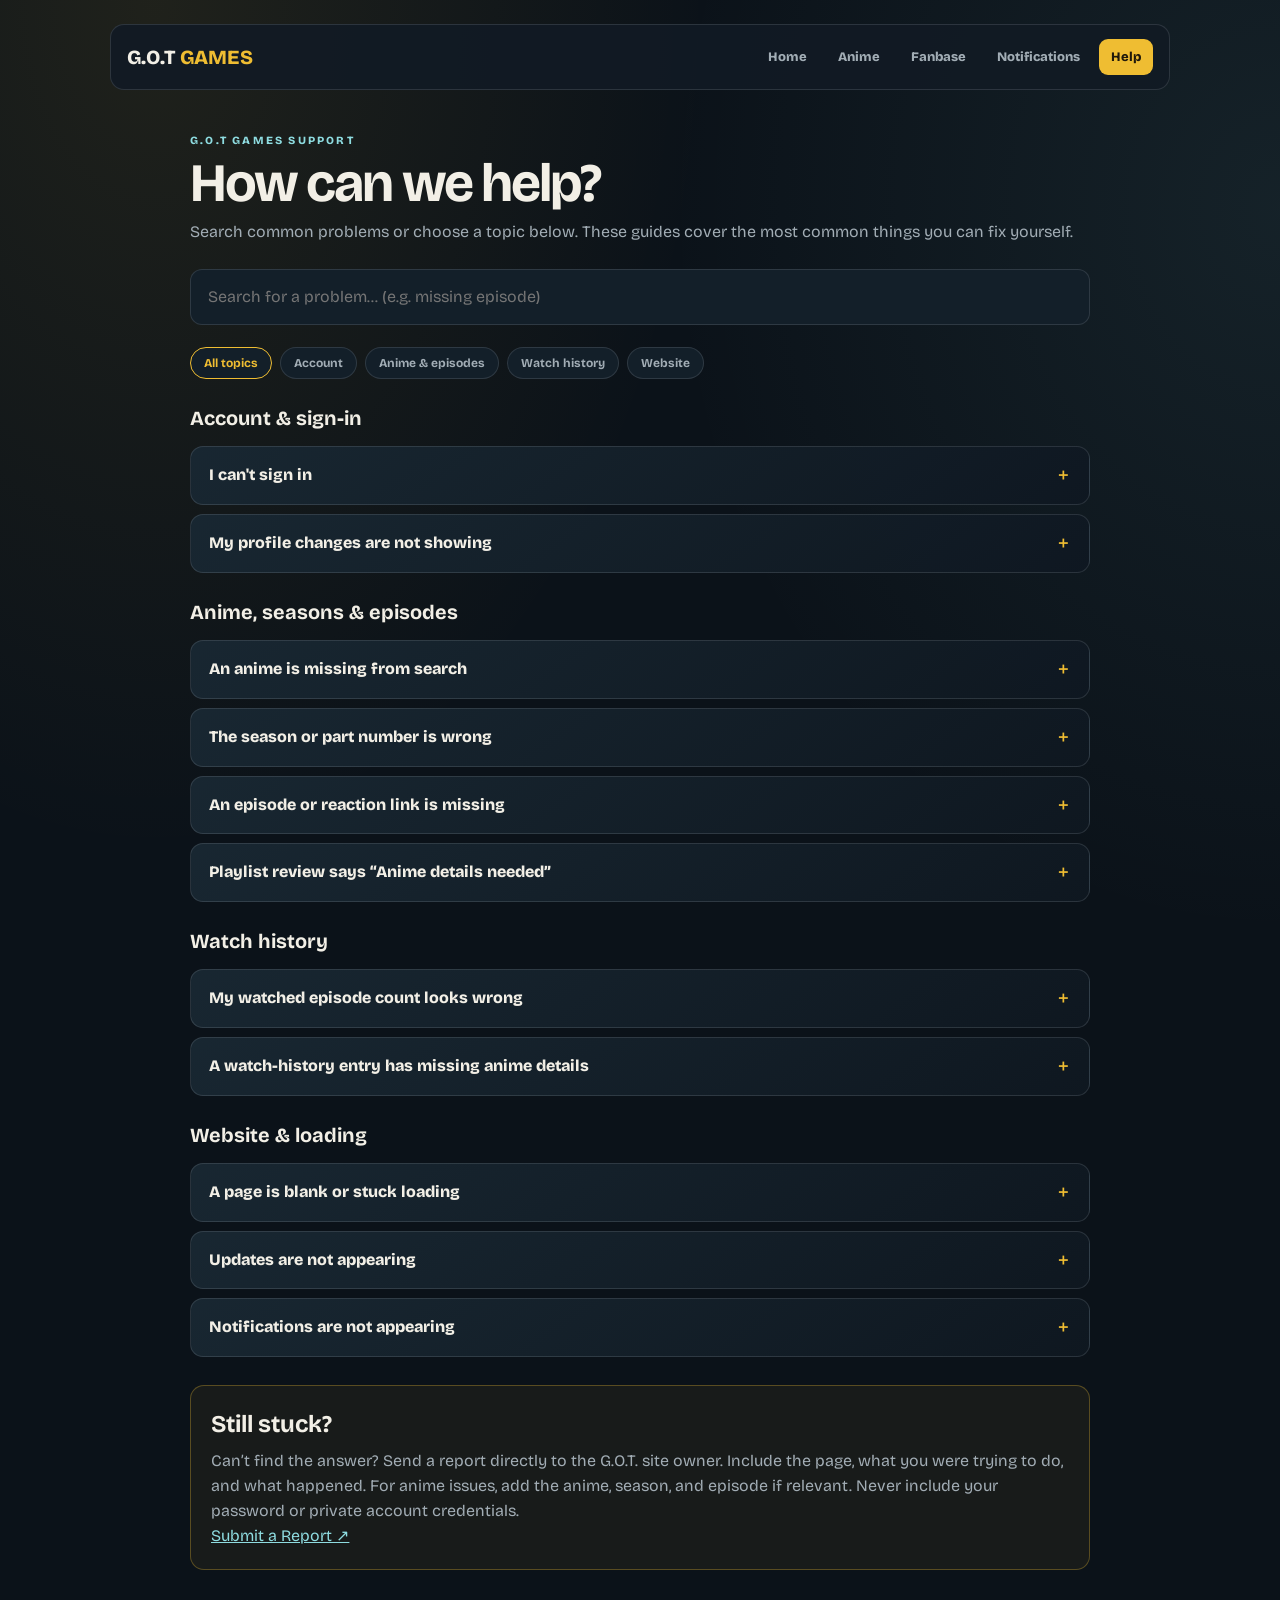
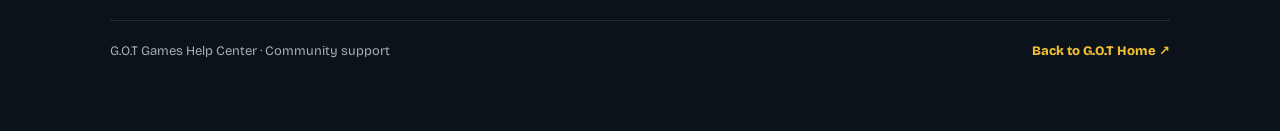
<file: help.html>
<!DOCTYPE html>
<html lang="en">
<head>
<meta charset="utf-8">
<meta name="viewport" content="width=device-width, initial-scale=1">
<meta name="theme-color" content="#111923">
<meta name="description" content="G.O.T Games Help Center: fixes for account, anime, watch history, schedule and website problems.">
<title>Help Center | G.O.T Games</title>
<link rel="icon" type="image/png" href="favicon.png">
<link rel="preconnect" href="https://fonts.googleapis.com">
<link rel="preconnect" href="https://fonts.gstatic.com" crossorigin>
<link href="https://fonts.googleapis.com/css2?family=Bricolage+Grotesque:opsz,wght@12..96,400;12..96,600;12..96,800&display=swap" rel="stylesheet">
<style>
:root{color-scheme:dark;--bg:#0b1219;--panel:#131f29;--panel2:#192833;--ink:#f2efe6;--muted:#a2adb5;--line:rgba(220,232,236,.13);--gold:#efbd32;--cyan:#8edce0;--font:"Bricolage Grotesque",system-ui,sans-serif}
*{box-sizing:border-box}body{margin:0;min-height:100vh;background:radial-gradient(ellipse at 12% 0%,rgba(239,189,50,.09),transparent 35%),radial-gradient(ellipse at 100% 12%,rgba(142,220,224,.08),transparent 34%),var(--bg);color:var(--ink);font-family:var(--font);line-height:1.55}
a{color:var(--cyan)}.wrap{width:min(1060px,calc(100% - 32px));margin:auto;padding:24px 0 50px}
.topbar{display:flex;align-items:center;justify-content:space-between;gap:18px;flex-wrap:wrap;padding:14px 16px;border:1px solid var(--line);border-radius:14px;background:rgba(18,27,36,.92)}
.logo{color:var(--ink);font-weight:900;font-size:20px;text-decoration:none}.logo span{color:var(--gold)}nav{display:flex;gap:7px;flex-wrap:wrap}nav a{padding:8px 12px;border-radius:9px;color:var(--muted);text-decoration:none;font-size:13px;font-weight:800}nav a:hover,nav a.active{background:var(--gold);color:#211a0b}
main{max-width:900px;margin:42px auto 0}.eyebrow{color:var(--cyan);font-size:11px;font-weight:900;letter-spacing:.2em;text-transform:uppercase}
h1{font-size:clamp(34px,6vw,54px);line-height:1.05;letter-spacing:-.04em;margin:7px 0}.lead{color:var(--muted);margin:0 0 24px}
.search{display:flex;gap:10px;margin:22px 0}.search input{flex:1;min-width:0;padding:15px 17px;border:1px solid var(--line);border-radius:12px;background:var(--panel);color:var(--ink);font:inherit}.search input:focus{outline:2px solid var(--cyan);outline-offset:2px}
.quick{display:flex;gap:8px;flex-wrap:wrap;margin:0 0 24px}.quick button{border:1px solid var(--line);border-radius:99px;padding:8px 13px;background:var(--panel);color:var(--muted);font:700 12px var(--font);cursor:pointer}.quick button:hover,.quick button.active{border-color:var(--gold);color:var(--gold)}
.section{margin:24px 0}.section h2{font-size:20px;margin:0 0 12px}.item{border:1px solid var(--line);border-radius:13px;background:linear-gradient(145deg,rgba(25,40,51,.97),rgba(15,24,33,.97));margin:9px 0;overflow:hidden}.item summary{cursor:pointer;padding:16px 18px;font-weight:800;list-style:none}.item summary::-webkit-details-marker{display:none}.item summary:after{content:"＋";float:right;color:var(--gold)}.item[open] summary:after{content:"−"}.answer{padding:0 18px 17px;color:#c3ccd0}.answer ol,.answer ul{padding-left:22px}.answer li{margin:6px 0}.tag{font-size:10px;letter-spacing:.12em;text-transform:uppercase;color:var(--cyan);font-weight:900;padding:0 18px}
.empty{padding:20px;border:1px dashed var(--line);border-radius:12px;color:var(--muted);text-align:center}.contact{margin-top:28px;padding:20px;border:1px solid rgba(239,189,50,.3);border-radius:14px;background:rgba(239,189,50,.06)}.contact h2{margin:0 0 6px}.contact p{margin:0;color:var(--muted)}
footer{margin:50px 0 0;padding:20px 0;border-top:1px solid var(--line);color:var(--muted);font-size:13px;display:flex;justify-content:space-between;gap:12px;flex-wrap:wrap}footer a{color:var(--gold);font-weight:800;text-decoration:none}
@media(max-width:600px){.wrap{padding-top:12px}.topbar{align-items:flex-start}.search{margin-top:16px}main{margin-top:30px}}
</style>
</head>
<body><div class="wrap">
<header class="topbar"><a class="logo" href="index.html">G.O.T <span>GAMES</span></a><nav aria-label="Main navigation"><a href="index.html">Home</a><a href="anime.html">Anime</a><a href="player-directory.html">Fanbase</a><a href="notifications.html">Notifications</a><a class="active" href="help.html">Help</a></nav></header>
<main>
<div class="eyebrow">G.O.T Games Support</div><h1>How can we help?</h1><p class="lead">Search common problems or choose a topic below. These guides cover the most common things you can fix yourself.</p>
<div class="search"><input id="helpSearch" type="search" placeholder="Search for a problem… (e.g. missing episode)" aria-label="Search help articles"></div>
<div class="quick" aria-label="Help topics"><button class="active" data-filter="all">All topics</button><button data-filter="account">Account</button><button data-filter="anime">Anime & episodes</button><button data-filter="history">Watch history</button><button data-filter="website">Website</button></div>
<div id="helpArticles">
<section class="section" data-category="account"><h2>Account & sign-in</h2>
<details class="item" data-terms="login sign in account password session"><summary>I can't sign in</summary><div class="answer"><ol><li>Check that you are using the same sign-in method and email you used when you registered.</li><li>Refresh the page and try again. If the session expired, sign in again.</li><li>If the password is the problem, use the account provider's password-reset option.</li><li>Make sure cookies and site data are not being blocked for this site.</li></ol></div></details>
<details class="item" data-terms="profile avatar username save changes"><summary>My profile changes are not showing</summary><div class="answer"><ol><li>Open your profile and check whether you are signed into the correct account.</li><li>Save the changes and wait for the success message before leaving the page.</li><li>Refresh the profile. If it still looks old, close and reopen the page.</li></ol></div></details>
</section>
<section class="section" data-category="anime"><h2>Anime, seasons & episodes</h2>
<details class="item" data-terms="anime missing search catalogue not found"><summary>An anime is missing from search</summary><div class="answer"><ol><li>Try the official or alternate title, and search using fewer words.</li><li>Check spelling and remove punctuation or season labels from the search.</li><li>If it still does not appear, the external anime catalogue may not have a matching entry yet.</li></ol></div></details>
<details class="item" data-terms="wrong season part season number part 1 part 7"><summary>The season or part number is wrong</summary><div class="answer"><ol><li>Check the anime's actual season/part naming. A story part is not always the same thing as a streaming season.</li><li>For playlist review items, check the video title and thumbnail before approving the detected season.</li><li>If you are an admin, correct the season in the review queue rather than approving a guess.</li></ol></div></details>
<details class="item" data-terms="episode missing reaction link video youtube patreon"><summary>An episode or reaction link is missing</summary><div class="answer"><ol><li>Check the anime title, season and episode range on the Anime page.</li><li>Some links may be waiting for admin review before they appear publicly.</li><li>For a missing or incorrect link, report the anime, season, episode number and what you expected to see.</li></ol></div></details>
<details class="item" data-terms="anime details needed anilist id pending playlist review"><summary>Playlist review says “Anime details needed”</summary><div class="answer"><ol><li>Open the review item and check the detected anime title and video title.</li><li>Confirm the AniList match is the correct series or stage, not just a similar name.</li><li>Check the season/part and episode number against the video title and thumbnail.</li><li>Only approve after the details match. If no exact match exists, leave it for manual review.</li></ol></div></details>
</section>
<section class="section" data-category="history"><h2>Watch history</h2>
<details class="item" data-terms="watched episodes not showing count history verified"><summary>My watched episode count looks wrong</summary><div class="answer"><ol><li>Confirm the correct anime, season and episode range are recorded.</li><li>Check whether the episode is verified or still waiting for review.</li><li>Refresh the page after the record is updated. The verified count should reflect verified episode records, not just a video being listed.</li></ol></div></details>
<details class="item" data-terms="watch history missing anime title anilist id"><summary>A watch-history entry has missing anime details</summary><div class="answer"><ol><li>Check that the entry has the correct anime title and AniList identity.</li><li>Confirm the season and episode range are valid.</li><li>Ask an admin to repair the record if the identity cannot be matched confidently. Do not guess an AniList ID.</li></ol></div></details>
</section>
<section class="section" data-category="website"><h2>Website & loading</h2>
<details class="item" data-terms="page blank loading stuck refresh connection"><summary>A page is blank or stuck loading</summary><div class="answer"><ol><li>Refresh the page once and check your internet connection.</li><li>Close duplicate tabs, then reopen the page.</li><li>Try a private/incognito tab to check whether a cached page or browser extension is interfering.</li><li>If one page fails while others work, report which page and what you clicked.</li></ol></div></details>
<details class="item" data-terms="old version cache updates not showing"><summary>Updates are not appearing</summary><div class="answer"><ol><li>Refresh the page. On a browser, a hard refresh may clear an old cached copy.</li><li>Close the tab completely and reopen the site.</li><li>Wait a little if a site update was just published; deployment and browser caching can take time.</li></ol></div></details>
<details class="item" data-terms="notifications not showing alerts"><summary>Notifications are not appearing</summary><div class="answer"><ol><li>Open the Notifications page and make sure you are signed in.</li><li>Refresh the page and check again.</li><li>Browser push notifications, if supported, also require permission in your browser/device settings. In-site notifications do not necessarily use push alerts.</li></ol></div></details>
</section>
</div>
<div class="empty" id="noResults" hidden>No help articles match that search. Try a different phrase.</div>
<div class="contact"><h2>Still stuck?</h2><p>Can’t find the answer? Send a report directly to the G.O.T. site owner. Include the page, what you were trying to do, and what happened. For anime issues, add the anime, season, and episode if relevant. Never include your password or private account credentials.</p><a class="report-link" href="report.html">Submit a Report ↗</a></div>
</main>
<footer><span>G.O.T Games Help Center · Community support</span><a href="index.html">Back to G.O.T Home ↗</a></footer>
</div>
<script>
(()=>{
 const input=document.getElementById("helpSearch"),buttons=[...document.querySelectorAll("[data-filter]")],sections=[...document.querySelectorAll(".section")],articles=[...document.querySelectorAll(".item")],empty=document.getElementById("noResults");
 let category="all";
 function apply(){
  const query=input.value.trim().toLowerCase();let visible=0;
  sections.forEach(section=>{
   const sectionCategory=section.dataset.category;let sectionVisible=0;
   section.querySelectorAll(".item").forEach(item=>{
    const matchCategory=category==="all"||category===sectionCategory;
    const haystack=(item.textContent+" "+(item.dataset.terms||"")).toLowerCase();
    const matchText=!query||haystack.includes(query);
    item.hidden=!(matchCategory&&matchText);if(!item.hidden){sectionVisible++;visible++;}
   });
   section.hidden=sectionVisible===0;
  });
  empty.hidden=visible!==0;
 }
 buttons.forEach(button=>button.addEventListener("click",()=>{category=button.dataset.filter;buttons.forEach(b=>b.classList.toggle("active",b===button));apply();}));
 input.addEventListener("input",apply);apply();
})();
</script>
</body></html>
</file>
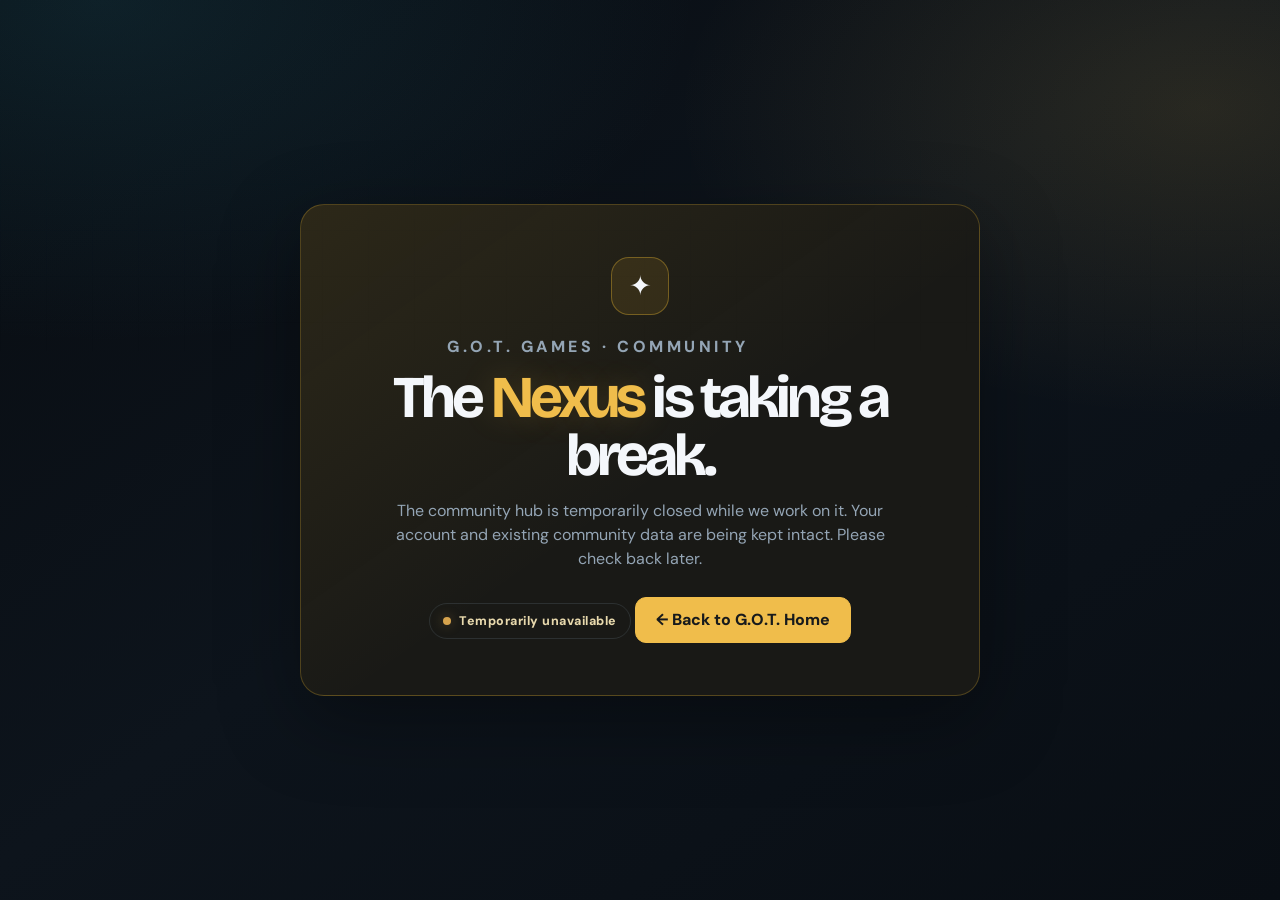
<file: nexus.html>
<!DOCTYPE html>
<html lang="en">
<head>
<meta charset="utf-8">
<meta name="viewport" content="width=device-width, initial-scale=1">
<meta name="theme-color" content="#11110f">
<meta name="description" content="Join The G.O.T. Nexus community chat rooms.">
<title>The G.O.T. Nexus | G.O.T Games</title>
<link rel="icon" type="image/png" href="favicon.png">
<link rel="preconnect" href="https://fonts.googleapis.com">
<link rel="preconnect" href="https://fonts.gstatic.com" crossorigin>
<link href="https://fonts.googleapis.com/css2?family=Bricolage+Grotesque:wght@400;600;700;800&family=DM+Sans:wght@400;500;600;700&display=swap" rel="stylesheet">

<style>
:root{color-scheme:dark;--bg:#11110f;--surface:#191916;--raised:#22211c;--text:#f7f4ec;--muted:#aaa69a;--accent:#efbd32;--line:rgba(245,235,206,.13);--green:#82d6a0;--red:#ff8585;--display:"Bricolage Grotesque",sans-serif;--body:"DM Sans",sans-serif}
*{box-sizing:border-box} [hidden]{display:none!important}
body{margin:0;background:radial-gradient(1000px 500px at 80% -15%,rgba(239,189,50,.09),transparent 65%),var(--bg);color:var(--text);font-family:var(--body);line-height:1.5}
a{color:inherit}.shell{width:min(1240px,calc(100% - 32px));margin:0 auto;padding:26px 0 54px}
header{margin-bottom:22px}.eyebrow{font-size:.72rem;font-weight:800;letter-spacing:.18em;text-transform:uppercase;color:var(--accent)}
h1,h2,h3{font-family:var(--display);letter-spacing:-.025em}h1{font-size:clamp(2.4rem,7vw,4.7rem);line-height:.98;margin:8px 0 12px}h1 span{color:var(--accent)}.lead{max-width:720px;color:var(--muted);margin:0}
.site-nav{display:flex;flex-wrap:wrap;gap:7px;padding:5px;margin:18px 0 0;border:1px solid var(--line);border-radius:13px;background:#191916}
.site-nav a{flex:1 1 95px;display:flex;align-items:center;justify-content:center;min-height:42px;padding:9px 12px;border:1px solid transparent;border-radius:9px;background:#22211c;color:#c4beaf;text-decoration:none;font-size:13px;font-weight:800;transition:.18s}
.site-nav a:hover{border-color:rgba(239,189,50,.65);background:#2b2922;color:#fff3cf;transform:translateY(-1px)}
.site-nav a.active{border-color:var(--accent);background:var(--accent);color:#211a0b}
.panel{border:1px solid var(--line);border-radius:16px;background:linear-gradient(145deg,rgba(255,255,255,.025),transparent 55%),var(--surface);box-shadow:0 18px 45px rgba(0,0,0,.16)}
.auth-panel{max-width:520px;padding:22px;margin:24px auto}.auth-panel h2{margin:0 0 5px}.muted{color:var(--muted)}.auth-form{display:grid;gap:10px;margin-top:16px}.auth-form label{font-size:.82rem;font-weight:700;color:var(--muted)}.auth-form input{width:100%;margin-top:5px;padding:12px;border:1px solid var(--line);border-radius:9px;background:#10100e;color:var(--text);font:inherit}
button{font:inherit;cursor:pointer}.btn{border:1px solid var(--line);border-radius:9px;background:#27251e;color:var(--text);padding:10px 14px;font-weight:800;transition:.18s}.btn:hover{border-color:var(--accent);transform:translateY(-1px)}.btn.primary{background:var(--accent);border-color:var(--accent);color:#211a0b}.btn:disabled{opacity:.5;cursor:not-allowed;transform:none}.auth-tabs{display:flex;gap:8px}.auth-tabs button{flex:1}.auth-tabs .active{background:var(--accent);border-color:var(--accent);color:#211a0b}.message{min-height:1.4em;color:var(--muted);font-size:.9rem}.message.error{color:var(--red)}.message.success{color:var(--green)}
.hub-layout{display:grid;grid-template-columns:280px minmax(0,1fr);gap:16px;align-items:stretch}
.rooms{padding:14px}.rooms-head{display:flex;align-items:center;justify-content:space-between;padding:6px 7px 13px}.rooms-head strong{font-family:var(--display);font-size:1.1rem}.room-list{display:grid;gap:7px}
.room-button{width:100%;display:grid;grid-template-columns:38px minmax(0,1fr) auto;gap:10px;align-items:center;text-align:left;padding:11px;border:1px solid transparent;border-radius:11px;background:transparent;color:var(--text)}
.room-button:hover{background:rgba(255,255,255,.035);border-color:var(--line)}.room-button.active{background:rgba(239,189,50,.1);border-color:rgba(239,189,50,.45)}
.room-icon{display:grid;place-items:center;width:38px;height:38px;border-radius:10px;background:#2b2922;font-size:1.2rem}.room-name{display:block;font-weight:800}.room-desc{display:block;color:var(--muted);font-size:.72rem;line-height:1.35;margin-top:2px}.room-arrow{color:var(--accent)}
.rooms-note{margin:16px 6px 4px;padding:12px;border-top:1px solid var(--line);color:var(--muted);font-size:.76rem}
.chat-panel{display:flex;flex-direction:column;min-height:650px;overflow:hidden}.chat-head{display:flex;align-items:center;justify-content:space-between;gap:14px;padding:18px 20px;border-bottom:1px solid var(--line);background:rgba(255,255,255,.015)}
.chat-room-title{display:flex;align-items:center;gap:12px;min-width:0}.chat-room-icon{display:grid;place-items:center;width:46px;height:46px;border:1px solid rgba(239,189,50,.25);border-radius:12px;background:rgba(239,189,50,.09);font-size:1.4rem}.chat-room-title h2{margin:0;font-size:1.35rem}.chat-room-title p{margin:2px 0 0;color:var(--muted);font-size:.8rem}
.live-state{display:flex;align-items:center;gap:7px;white-space:nowrap;color:var(--muted);font-size:.76rem}.live-dot{width:8px;height:8px;border-radius:50%;background:var(--green);box-shadow:0 0 12px rgba(130,214,160,.55)}.live-dot.offline{background:#d6a34d;box-shadow:none}
.chat-guidelines{padding:9px 18px;border-bottom:1px solid var(--line);background:rgba(239,189,50,.045);color:#c9c1ad;font-size:.76rem}
.messages{display:flex;flex:1;flex-direction:column;gap:12px;min-height:360px;max-height:590px;overflow-y:auto;padding:18px 20px;scroll-behavior:smooth}
.empty-state{margin:auto;text-align:center;max-width:360px;color:var(--muted);padding:32px 14px}.empty-state .big{font-size:2rem}.empty-state strong{display:block;color:var(--text);margin:7px 0}
.chat-message{display:grid;grid-template-columns:38px minmax(0,1fr);gap:10px;max-width:100%;animation:fadeIn .16s ease}.avatar{width:38px;height:38px;border-radius:50%;display:grid;place-items:center;overflow:hidden;background:#302d24;border:1px solid var(--line);color:var(--accent);font-weight:900}.avatar img{width:100%;height:100%;object-fit:cover}.message-main{min-width:0}.message-meta{display:flex;align-items:baseline;gap:8px;flex-wrap:wrap}.message-author{font-size:.86rem;font-weight:800}.message-time{font-size:.69rem;color:#817c70}.message-body{margin:3px 0 0;color:#e4dfd2;font-size:.9rem;white-space:pre-wrap;overflow-wrap:anywhere;line-height:1.5}.message-actions{display:flex;gap:10px;margin-top:4px}.text-action{padding:0;border:0;background:transparent;color:#a9a18e;font-size:.7rem;text-decoration:underline;text-underline-offset:3px}.text-action:hover{color:var(--accent)}
.composer{padding:14px 18px 16px;border-top:1px solid var(--line);background:rgba(255,255,255,.015)}.composer-row{display:flex;gap:9px;align-items:flex-end}.composer textarea{flex:1;min-height:46px;max-height:130px;resize:vertical;padding:12px;border:1px solid var(--line);border-radius:10px;background:#10100e;color:var(--text);font:inherit;font-size:.9rem;outline:none}.composer textarea:focus{border-color:rgba(239,189,50,.65)}.composer-foot{display:flex;justify-content:space-between;gap:10px;margin-top:7px;color:var(--muted);font-size:.7rem}.readonly-note{padding:13px 16px;border-top:1px solid var(--line);color:var(--muted);font-size:.82rem}
footer{margin-top:20px;text-align:center;color:#797467;font-size:.75rem}
.modal-backdrop{position:fixed;inset:0;z-index:1000;display:grid;place-items:center;padding:18px;background:rgba(0,0,0,.76)}.modal{width:min(100%,460px);padding:20px;background:#1b1a17;border:1px solid var(--line);border-radius:15px;box-shadow:0 20px 70px #000}.modal h3{margin:0 0 12px}.modal label{display:block;margin:10px 0 5px;color:var(--muted);font-size:.8rem;font-weight:700}.modal select,.modal textarea{width:100%;padding:10px;border:1px solid var(--line);border-radius:8px;background:#11110f;color:var(--text);font:inherit}.modal textarea{min-height:90px;resize:vertical}.modal-actions{display:flex;justify-content:flex-end;gap:8px;margin-top:14px}
@keyframes fadeIn{from{opacity:.5;transform:translateY(3px)}to{opacity:1;transform:none}}
@media(max-width:850px){.hub-layout{grid-template-columns:1fr}.rooms{padding:10px}.room-list{display:flex;overflow-x:auto;padding-bottom:5px}.room-button{min-width:205px;max-width:245px}.rooms-note{display:none}.chat-panel{min-height:610px}}
@media(max-width:520px){.shell{width:min(100% - 20px,1240px);padding-top:15px}.site-nav{gap:4px}.site-nav a{flex-basis:88px;padding:8px 5px;font-size:11px}.chat-head{padding:13px}.chat-room-title h2{font-size:1.12rem}.live-state{font-size:.68rem}.messages{padding:14px 12px;max-height:55vh}.composer{padding:12px}.composer-row{align-items:stretch}.composer .btn{padding:9px}.chat-message{grid-template-columns:32px minmax(0,1fr)}.avatar{width:32px;height:32px}}
@media(prefers-reduced-motion:reduce){*,*::before,*::after{animation:none!important;scroll-behavior:auto!important;transition:none!important}}

/* Nexus visual refresh */
:root{--bg:#090d12;--surface:#101821;--raised:#17232e;--text:#f4f7fb;--muted:#94a5b5;--accent:#f0bd4b;--line:rgba(164,190,211,.14);--cyan:#69d9e8;--display:"Bricolage Grotesque",sans-serif;--body:"DM Sans",sans-serif}
body{min-height:100vh;background:radial-gradient(900px 520px at 8% 0%,rgba(45,137,160,.16),transparent 66%),radial-gradient(850px 500px at 94% 12%,rgba(240,189,75,.12),transparent 62%),linear-gradient(145deg,#080c11 0%,#0d141c 48%,#090e14 100%)}
body:before{content:"";position:fixed;inset:0;pointer-events:none;opacity:.17;background-image:linear-gradient(rgba(160,190,210,.045) 1px,transparent 1px),linear-gradient(90deg,rgba(160,190,210,.045) 1px,transparent 1px);background-size:46px 46px;mask-image:linear-gradient(to bottom,black,transparent 78%)}
.shell{position:relative;width:min(1380px,calc(100% - 48px));padding:34px 0 64px}
header{position:relative;padding:26px 28px 22px;border:1px solid rgba(105,217,232,.18);border-radius:22px;background:linear-gradient(115deg,rgba(18,38,48,.92),rgba(16,23,31,.94) 55%,rgba(39,34,23,.8));box-shadow:0 24px 70px rgba(0,0,0,.28);overflow:hidden}
header:after{content:"N / 01";position:absolute;right:28px;top:24px;color:rgba(240,189,75,.48);font:800 .72rem var(--display);letter-spacing:.2em}
.eyebrow{color:var(--cyan);font-size:.68rem;letter-spacing:.22em}
h1{font-size:clamp(2.8rem,7vw,5.25rem);margin:12px 0 10px;letter-spacing:-.065em}
h1 span{color:var(--accent);text-shadow:0 0 34px rgba(240,189,75,.18)}
.lead{max-width:640px;font-size:.98rem;color:#a9b8c5}
.site-nav{margin-top:24px;padding:6px;border-color:rgba(164,190,211,.13);background:rgba(5,11,16,.55);backdrop-filter:blur(14px);border-radius:13px}
.site-nav a{background:rgba(255,255,255,.035);color:#aebdca;border-radius:8px;min-height:40px}
.site-nav a:hover{background:rgba(105,217,232,.1);border-color:rgba(105,217,232,.35);color:#e8fbff}
.site-nav a.active{background:var(--accent);border-color:var(--accent);color:#1a1b1a;box-shadow:0 5px 22px rgba(240,189,75,.18)}
.panel{border-color:rgba(164,190,211,.15);background:linear-gradient(150deg,rgba(23,37,48,.96),rgba(13,21,29,.98));box-shadow:0 22px 60px rgba(0,0,0,.24)}
.auth-panel{margin:30px auto;padding:28px;border-radius:20px}
.auth-panel h2{font-size:1.8rem}
.auth-form input,.composer textarea,.modal select,.modal textarea{background:#0a1118;border-color:rgba(164,190,211,.2);color:#f4f7fb}
.auth-form input:focus,.modal select:focus,.modal textarea:focus{outline:1px solid rgba(105,217,232,.55);border-color:var(--cyan)}
.btn{background:#1c2a35;border-color:rgba(164,190,211,.2);color:#eaf1f6}
.btn:hover{border-color:var(--cyan);background:#213541}
.btn.primary{background:var(--accent);border-color:var(--accent);color:#171a1c;box-shadow:0 5px 18px rgba(240,189,75,.12)}
.hub-layout{grid-template-columns:300px minmax(0,1fr);gap:18px;margin-top:24px}
.rooms{padding:17px;border-radius:18px;background:linear-gradient(180deg,rgba(20,34,44,.98),rgba(12,20,28,.98))}
.rooms-head{padding:8px 8px 16px;border-bottom:1px solid var(--line);margin-bottom:12px}
.rooms-head strong{font-size:1.25rem}
.rooms-head .eyebrow{font-size:.6rem}
.room-list{gap:8px}
.room-button{padding:12px;border-radius:12px;grid-template-columns:42px minmax(0,1fr) auto}
.room-button.active{background:linear-gradient(100deg,rgba(240,189,75,.14),rgba(105,217,232,.055));border-color:rgba(240,189,75,.38);box-shadow:inset 3px 0 0 var(--accent)}
.room-button:hover{background:rgba(105,217,232,.07);border-color:rgba(105,217,232,.2)}
.room-icon{width:42px;height:42px;border:1px solid rgba(164,190,211,.13);background:linear-gradient(145deg,#203442,#17232d);border-radius:12px}
.room-name{font-size:.88rem}
.room-desc{font-size:.7rem;color:#8fa2b2}
.room-arrow{font-size:1.25rem;color:var(--cyan)}
.rooms-note{line-height:1.6;border-color:var(--line);margin-top:18px}
.chat-panel{min-height:700px;border-radius:18px;background:linear-gradient(180deg,rgba(16,26,36,.99),rgba(11,18,26,.99))}
.chat-head{padding:20px 22px;background:linear-gradient(100deg,rgba(105,217,232,.055),transparent 48%,rgba(240,189,75,.045));border-bottom-color:rgba(164,190,211,.15)}
.chat-room-icon{width:50px;height:50px;border-radius:14px;background:linear-gradient(145deg,rgba(105,217,232,.16),rgba(240,189,75,.12));border-color:rgba(105,217,232,.25)}
.chat-room-title h2{font-size:1.5rem}
.chat-room-title p{color:#8fa2b2}
.live-state{padding:7px 10px;border:1px solid rgba(130,214,160,.16);border-radius:30px;background:rgba(130,214,160,.055)}
.live-dot{box-shadow:0 0 14px rgba(130,214,160,.7)}
.live-dot.offline{background:#e2ad52}
.chat-guidelines{padding:10px 20px;background:rgba(240,189,75,.055);border-bottom-color:rgba(240,189,75,.12);color:#c3bda9}
.messages{padding:22px 24px;gap:16px;background:radial-gradient(600px 320px at 50% 0%,rgba(105,217,232,.035),transparent 75%)}
.empty-state{padding:38px 16px}
.empty-state .big{color:var(--accent);font-size:2.3rem}
.chat-message{grid-template-columns:42px minmax(0,1fr);gap:12px}
.avatar{width:42px;height:42px;background:linear-gradient(145deg,#25404d,#1b2b36);border-color:rgba(105,217,232,.18);color:var(--cyan)}
.message-author{color:#f1f5f8;font-size:.88rem}
.message-time{color:#738697}
.message-body{color:#d3dee6;font-size:.92rem}
.text-action{color:#8ea2b2}
.text-action:hover{color:var(--accent)}
.composer{padding:16px 20px 18px;background:rgba(6,12,18,.48);border-top-color:rgba(164,190,211,.14)}
.composer textarea{border-radius:12px;min-height:50px}
.composer textarea:focus{border-color:rgba(105,217,232,.65);box-shadow:0 0 0 3px rgba(105,217,232,.07)}
.composer .btn{min-width:92px}
.composer-foot{color:#8294a3}
.readonly-note{background:rgba(240,189,75,.05);color:#c6bda8}
footer{margin-top:24px;color:#647887;letter-spacing:.12em;font-size:.66rem}
.modal{background:#111d27;border-color:rgba(105,217,232,.2)}
@media(max-width:850px){.shell{width:min(100% - 30px,1380px)}.hub-layout{grid-template-columns:1fr}.rooms{padding:13px}.rooms-head{padding-bottom:10px;margin-bottom:8px}.room-list{display:grid;grid-template-columns:repeat(2,minmax(0,1fr));overflow:visible}.room-button{min-width:0;max-width:none}.rooms-note{display:block}.chat-panel{min-height:620px}}
@media(max-width:560px){.shell{width:calc(100% - 18px);padding-top:10px}header{padding:22px 16px 16px;border-radius:16px}header:after{right:16px;top:18px;font-size:.58rem}h1{font-size:clamp(2.45rem,13vw,3.7rem);margin-top:16px}.lead{font-size:.86rem}.site-nav{margin-top:18px}.site-nav a{flex:1 1 28%;font-size:.68rem}.hub-layout{gap:12px;margin-top:14px}.rooms{border-radius:14px}.room-list{grid-template-columns:1fr 1fr;gap:5px}.room-button{grid-template-columns:32px minmax(0,1fr);gap:8px;padding:9px 7px}.room-icon{width:32px;height:32px;font-size:1rem}.room-name{font-size:.76rem}.room-desc{font-size:.62rem}.room-arrow{display:none}.rooms-note{font-size:.7rem;padding:10px 5px}.chat-panel{min-height:590px;border-radius:14px}.chat-head{padding:13px 12px}.chat-room-icon{width:40px;height:40px}.chat-room-title{gap:9px}.chat-room-title h2{font-size:1.08rem}.chat-room-title p{font-size:.68rem}.live-state{padding:5px 7px;font-size:.62rem}.chat-guidelines{padding:9px 12px;font-size:.68rem}.messages{padding:15px 11px;max-height:52vh;min-height:300px}.chat-message{grid-template-columns:34px minmax(0,1fr);gap:9px}.avatar{width:34px;height:34px}.message-body{font-size:.85rem}.composer{padding:11px}.composer-row{gap:6px}.composer .btn{min-width:64px;padding:9px 10px}.composer textarea{font-size:.84rem;min-height:44px}.composer-foot{font-size:.63rem}}
@media(prefers-reduced-motion:reduce){body:before{display:none}}

body.nexus-closed{min-height:100vh;display:grid;place-items:center;padding:24px}
body.nexus-closed .shell,body.nexus-closed .modal-backdrop{display:none!important}
.nexus-maintenance{width:min(680px,100%);padding:clamp(26px,6vw,52px);border:1px solid rgba(239,189,50,.25);border-radius:24px;background:linear-gradient(145deg,rgba(239,189,50,.09),transparent 55%),#191916;box-shadow:0 24px 80px rgba(0,0,0,.35);text-align:center}
.nexus-maintenance .mark{width:58px;height:58px;margin:0 auto 20px;display:grid;place-items:center;border:1px solid rgba(239,189,50,.35);border-radius:18px;background:rgba(239,189,50,.1);font-size:27px}
.nexus-maintenance .eyebrow{margin:0 0 10px}
.nexus-maintenance h1{font-size:clamp(2.2rem,8vw,3.7rem);margin:0 0 14px}
.nexus-maintenance p{max-width:490px;margin:0 auto;color:var(--muted);font-size:1rem}
.nexus-maintenance .status{display:inline-flex;align-items:center;gap:8px;margin-top:24px;padding:8px 13px;border:1px solid var(--line);border-radius:999px;color:#e8d9ad;font-size:.78rem;font-weight:800;letter-spacing:.04em}
.nexus-maintenance .status:before{content:"";width:8px;height:8px;border-radius:50%;background:#d6a34d;box-shadow:0 0 12px rgba(214,163,77,.35)}
.nexus-home-link{display:inline-flex;align-items:center;justify-content:center;min-height:46px;margin-top:26px;padding:0 20px;border:1px solid var(--accent);border-radius:11px;background:var(--accent);color:#171a1c;text-decoration:none;font-weight:800;transition:transform .18s,filter .18s}.nexus-home-link:hover{transform:translateY(-2px);filter:brightness(1.08)}
</style>
<style>
.got-help-inline{display:flex;justify-content:center;align-items:center;gap:8px;flex-wrap:wrap;margin:14px auto 0;padding:12px 16px;border:1px solid rgba(239,189,50,.28);border-radius:11px;background:rgba(239,189,50,.055);color:#aab5bd;font:700 13px/1.5 system-ui,sans-serif;text-align:center}
.got-help-inline a{display:inline-flex;align-items:center;gap:6px;padding:7px 12px;border-radius:8px;background:rgba(239,189,50,.13);color:#efbd32!important;text-decoration:none!important;font-weight:900}
.got-help-inline a:hover{background:rgba(239,189,50,.23)}
</style>
</head>
<body class="nexus-closed">
<section class="nexus-maintenance" role="status" aria-live="polite">
  <div class="mark" aria-hidden="true">✦</div>
  <p class="eyebrow">G.O.T. GAMES · COMMUNITY</p>
  <h1>The <span style="color:var(--accent)">Nexus</span> is taking a break.</h1>
  <p>The community hub is temporarily closed while we work on it. Your account and existing community data are being kept intact. Please check back later.</p>
  <div class="status">Temporarily unavailable</div>
  <a class="nexus-home-link" href="index.html">← Back to G.O.T. Home</a>
</section>
<div class="shell">
<header>
  <div class="eyebrow">G.O.T / community network</div>
  <h1>The G.O.T. <span>Nexus</span></h1>
  <p class="lead">A place to meet other fans, talk anime, share recommendations, and keep the conversation going between streams.</p>
  <nav class="site-nav" aria-label="Main navigation">
    <a href="index.html">Schedule</a><a href="profile.html">Profile</a><a href="player-directory.html">Fanbase</a><a href="nexus.html" class="active" aria-current="page">Nexus</a><a href="anime.html">Anime</a><a href="notifications.html" data-got-alert-link>Alerts <span class="got-alert-count" hidden></span></a>
  </nav>
</header>
<main>
<section id="authPanel" class="panel auth-panel">
  <div class="eyebrow">Member access</div><h2 id="authTitle">Join the conversation</h2>
  <p class="muted">Sign in with your G.O.T Games account to enter the community rooms.</p>
  <div class="auth-tabs"><button class="btn active" id="loginTab" type="button">Log in</button><button class="btn" id="signupTab" type="button">Create account</button></div>
  <form class="auth-form" id="authForm">
    <label id="usernameWrap" hidden>Username<input id="username" maxlength="20" autocomplete="username" placeholder="3–20 letters, numbers, or underscores"></label>
    <label>Email<input id="email" type="email" autocomplete="email" required></label>
    <label>Password<input id="password" type="password" minlength="8" autocomplete="current-password" required></label>
    <button class="btn primary" id="authSubmit" type="submit">Log in</button>
  </form>
  <p class="message" id="authMessage" role="status"></p>
  <p class="muted" style="font-size:.78rem">New here? Use the same account you use on the G.O.T Games site. Your username is shown in public chat.</p>
</section>
<section id="hub" hidden>
  <div class="hub-layout">
    <aside class="panel rooms">
      <div class="rooms-head"><strong>Community rooms</strong><span class="eyebrow">06 channels</span></div>
      <div class="room-list" id="roomList" aria-label="Chat rooms"></div>
      <div class="rooms-note">Keep it respectful. No personal contact details, private meetups, harassment, or spam. Use the report option if something feels wrong.</div>
    </aside>
    <section class="panel chat-panel" aria-label="Community chat">
      <div class="chat-head">
        <div class="chat-room-title"><div class="chat-room-icon" id="roomIcon">💬</div><div><h2 id="roomName">General</h2><p id="roomDescription">The main room for everyday conversation.</p></div></div>
        <div class="live-state"><span class="live-dot" id="liveDot"></span><span id="liveText">Connecting</span></div>
      </div>
      <div class="chat-guidelines">Be kind. Mark spoilers clearly and keep them in Spoiler Zone. Never share your address, phone number, passwords, or other private information.</div>
      <div class="messages" id="messages" aria-live="polite" aria-relevant="additions text"><div class="empty-state"><div class="big">✦</div><strong>Loading the room…</strong></div></div>
      <form class="composer" id="composer">
        <div class="composer-row"><textarea id="messageInput" maxlength="800" rows="1" placeholder="Write a message…" aria-label="Write a message"></textarea><button class="btn primary" id="sendButton" type="submit">Send</button></div>
        <div class="composer-foot"><span id="composerHint">Messages are public in this room.</span><span id="charCount">0 / 800</span></div>
      </form>
      <div class="readonly-note" id="readonlyNote" hidden>Only the moderation team can post in this room.</div>
    </section>
  </div>
</section>
</main>
<footer>THE G.O.T. NEXUS · Keep the signal friendly.<div class="got-help-inline"><span>Need help fixing something?</span><a href="help.html">Help &amp; Troubleshooting ↗</a></div></footer>
</div>
<div class="modal-backdrop" id="reportBackdrop" hidden>
  <form class="modal" id="reportForm">
    <h3>Report message</h3><p class="muted" style="font-size:.82rem;margin:0">Reports are sent to the moderation team. Please choose the closest reason.</p>
    <label for="reportReason">Reason</label><select id="reportReason" required><option value="spam">Spam</option><option value="harassment">Harassment</option><option value="spoiler">Unmarked spoiler</option><option value="other">Other concern</option></select>
    <label for="reportDetails">Details (optional)</label><textarea id="reportDetails" maxlength="500" placeholder="Add context for the moderators…"></textarea>
    <div class="message" id="reportMessage" role="status"></div>
    <div class="modal-actions"><button class="btn" id="cancelReport" type="button">Cancel</button><button class="btn primary" id="submitReport" type="submit">Send report</button></div>
  </form>
</div>
<script>
const GOT_SUPABASE_URL="https://tzgxkiucsjampbresqkw.supabase.co";
const GOT_SUPABASE_KEY="sb_publishable_hOSPQ3wZ9TB3cqsj0ruHXQ_TLjEVN9E";
// Do not initialize community services while the maintenance page is active.
if(!document.body.classList.contains("nexus-closed")){
  window.GOT_SUPABASE=window.supabase?.createClient(GOT_SUPABASE_URL,GOT_SUPABASE_KEY);
}
</script>

<script src="notifications.js"></script>
</body>
</html>
</file>
